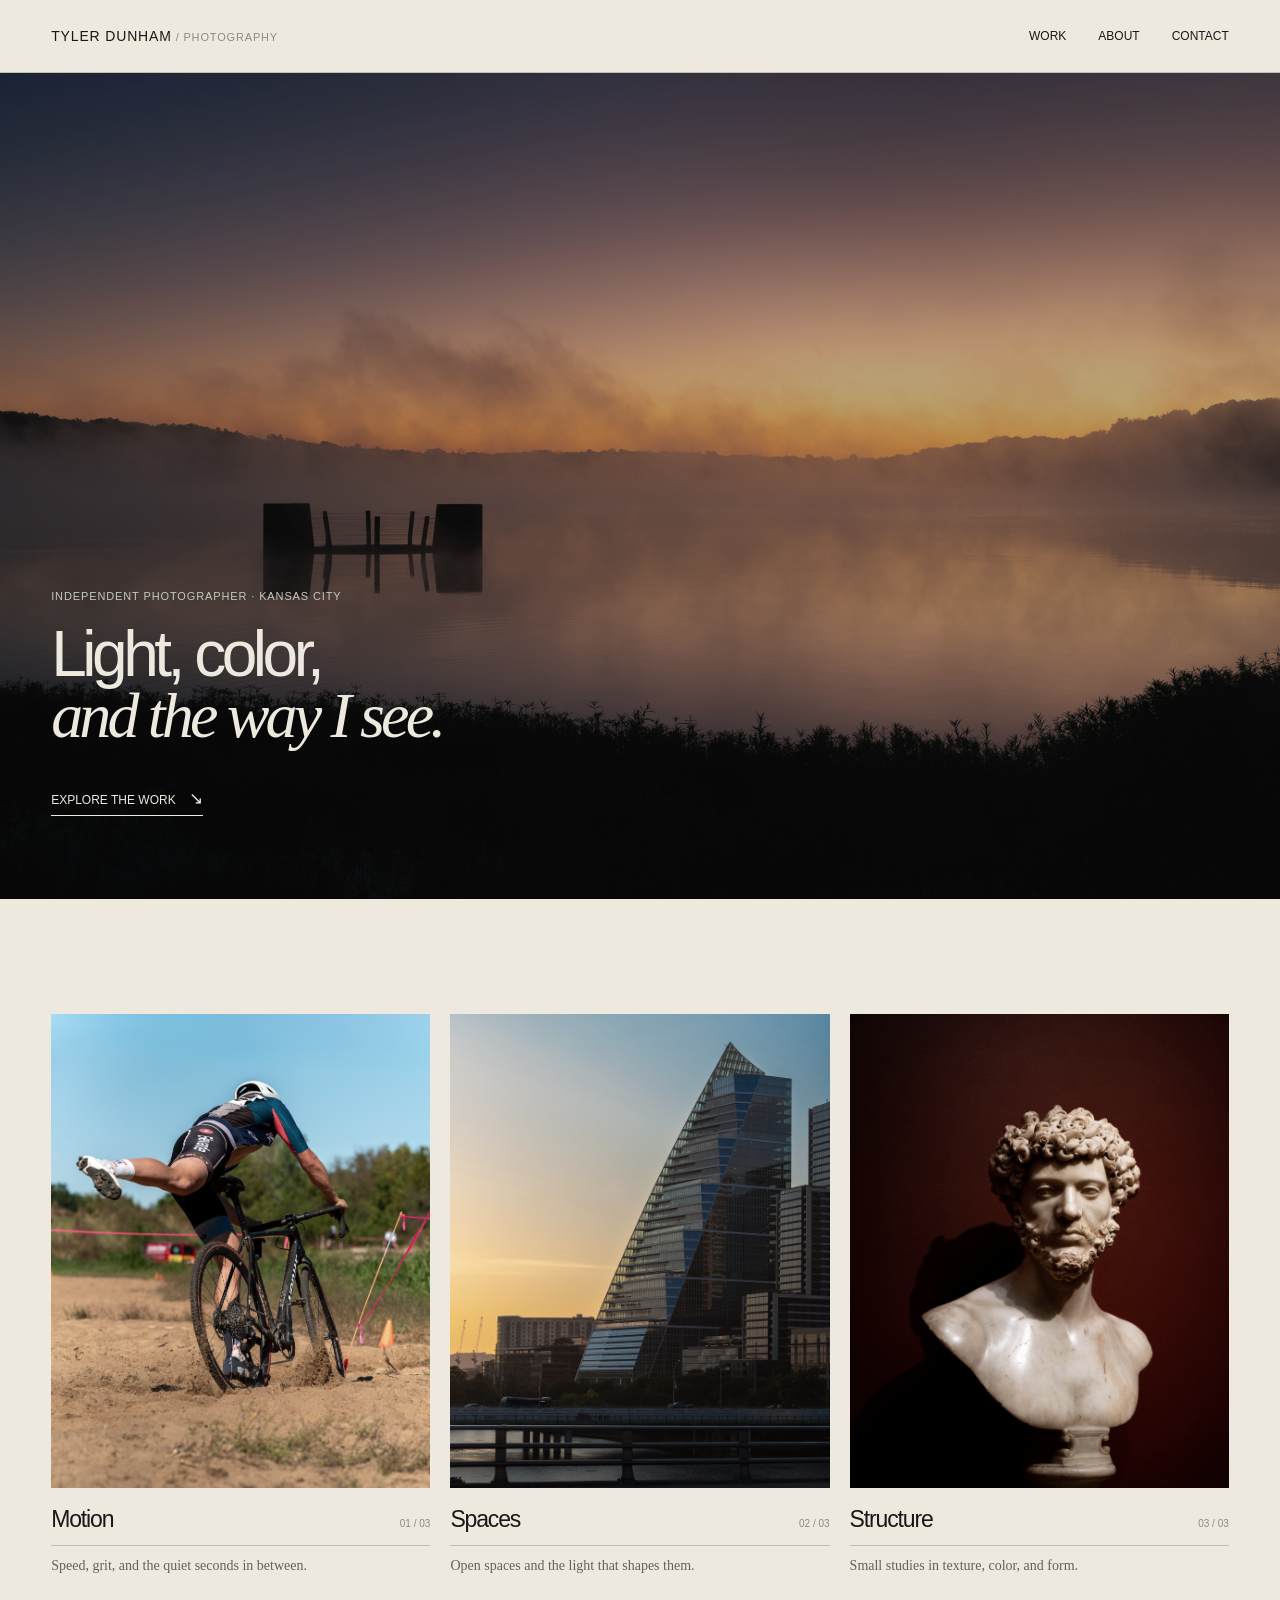
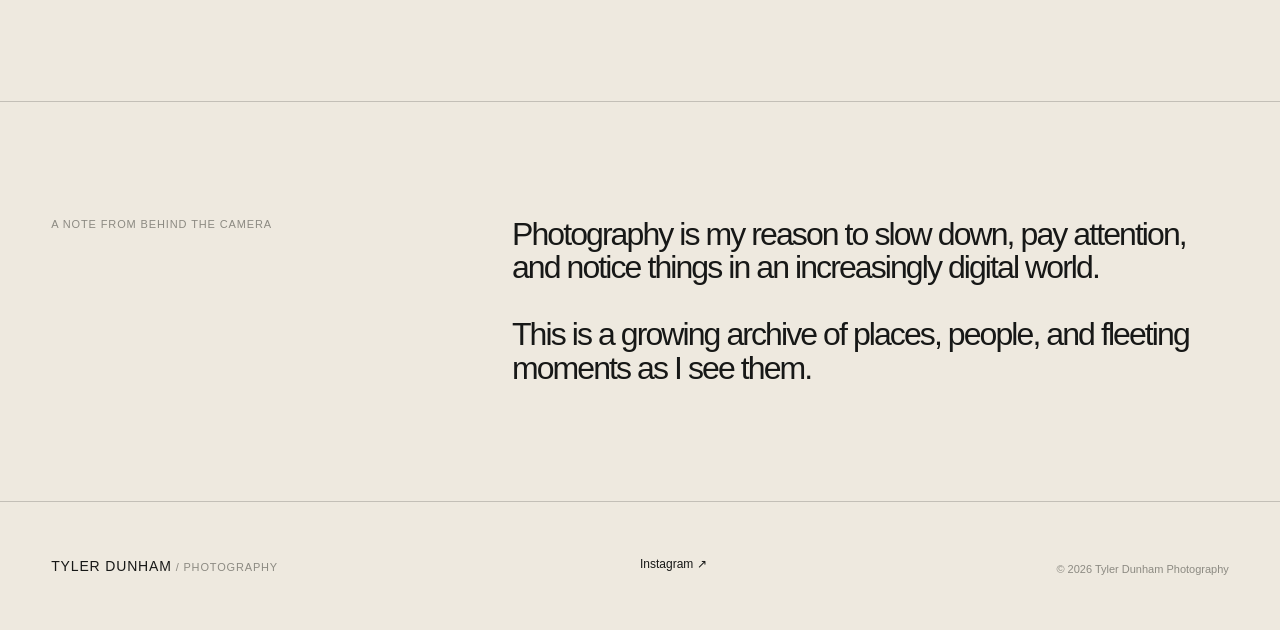
<file: index.html>
<!doctype html>
<html lang="en">
  <head>
    <meta charset="utf-8">
    <meta name="viewport" content="width=device-width, initial-scale=1">
    <meta name="description" content="A curated photography portfolio of bike races, landscapes, and fine art.">
    <title>Tyler Dunham - Photography</title>
    <link rel="stylesheet" href="css/style.css">
  </head>
  <body>
    <header class="site-header">
      <a class="wordmark" href="index.html">TYLER DUNHAM<span> / PHOTOGRAPHY</span>
    </a>
    <button class="menu-toggle" aria-expanded="false" aria-controls="site-nav">Menu</button>
    <nav id="site-nav" class="site-nav">
      <a href="#work">Work</a>
      <a href="#about">About</a>
      <a href="#contact">Contact</a>
    </nav>
  </header>
  <main>
    <section class="hero">
      <div class="hero-image image-hero" role="img" aria-label="Foggy morning of a sunrise over a lake.">
      </div>
      <div class="hero-copy">
        <p class="eyebrow">Independent photographer · Kansas City</p>
        <h1>Light, color,<br>
          <em>and the way I see.</em>
        </h1>
        <a class="text-link" href="#work">Explore the work <span>↘</span>
      </a>
    </div>
   <!--  <p class="hero-index">01 — 04</p> -->
  </section>
  <section id="work" class="work section-shell">
   <!-- <div class="section-intro">
      <p class="eyebrow">Selected work</p>
      <p class="section-note">Three ways of looking at the world.</p>
    </div> -->
    <div class="category-grid">
      <a class="category-card" href="motion/index.html">
        <div class="category-image image-bike" role="img" aria-label="Cyclist dismounting in sand.">
        </div>
        <div class="card-meta">
          <h2>Motion</h2>
          <span>01 / 03</span>
        </div>
        <p>Speed, grit, and the quiet seconds in between.</p>
      </a>
      <a class="category-card" href="spaces/index.html">
        <div class="category-image image-landscape" role="img" aria-label="Camper in a grass field beneath a bare tree.">
        </div>
        <div class="card-meta">
          <h2>Spaces</h2>
          <span>02 / 03</span>
        </div>
        <p>Open spaces and the light that shapes them.</p>
      </a>
      <a class="category-card" href="structure/index.html">
        <div class="category-image image-art" role="img" aria-label="Portrait of a statue with a red background.">
        </div>
        <div class="card-meta">
          <h2>Structure</h2>
          <span>03 / 03</span>
        </div>
        <p>Small studies in texture, color, and form.</p>
      </a>
    </div>
  </section>
  <section id="about" class="statement section-shell">
    <p class="eyebrow">A note from behind the camera</p>
    <p class="statement-copy">Photography is my reason to slow down, pay attention, and notice things in an increasingly digital world.<br><br>This is a growing archive of places, people, and fleeting moments as I see them.</p>
  </section>
</main>
<footer id="contact" class="site-footer section-shell">
  <div>
    <a class="wordmark" href="index.html">TYLER DUNHAM<span> / PHOTOGRAPHY</span>
  </a>
  <!-- <p class="footer-caption">A personal photography portfolio.</p> -->
</div>
<div class="footer-links">
  <!-- <a href="mailto:placeholder@gmail.com">Get in touch ↗</a> -->
  <a href="https://instagram.com/tylerpdunham">Instagram ↗</a>
</div>
<p class="copyright">© 2026 Tyler Dunham Photography</p>
</footer>
<script src="js/main.js">
</script>
</body>
</html>
</file>
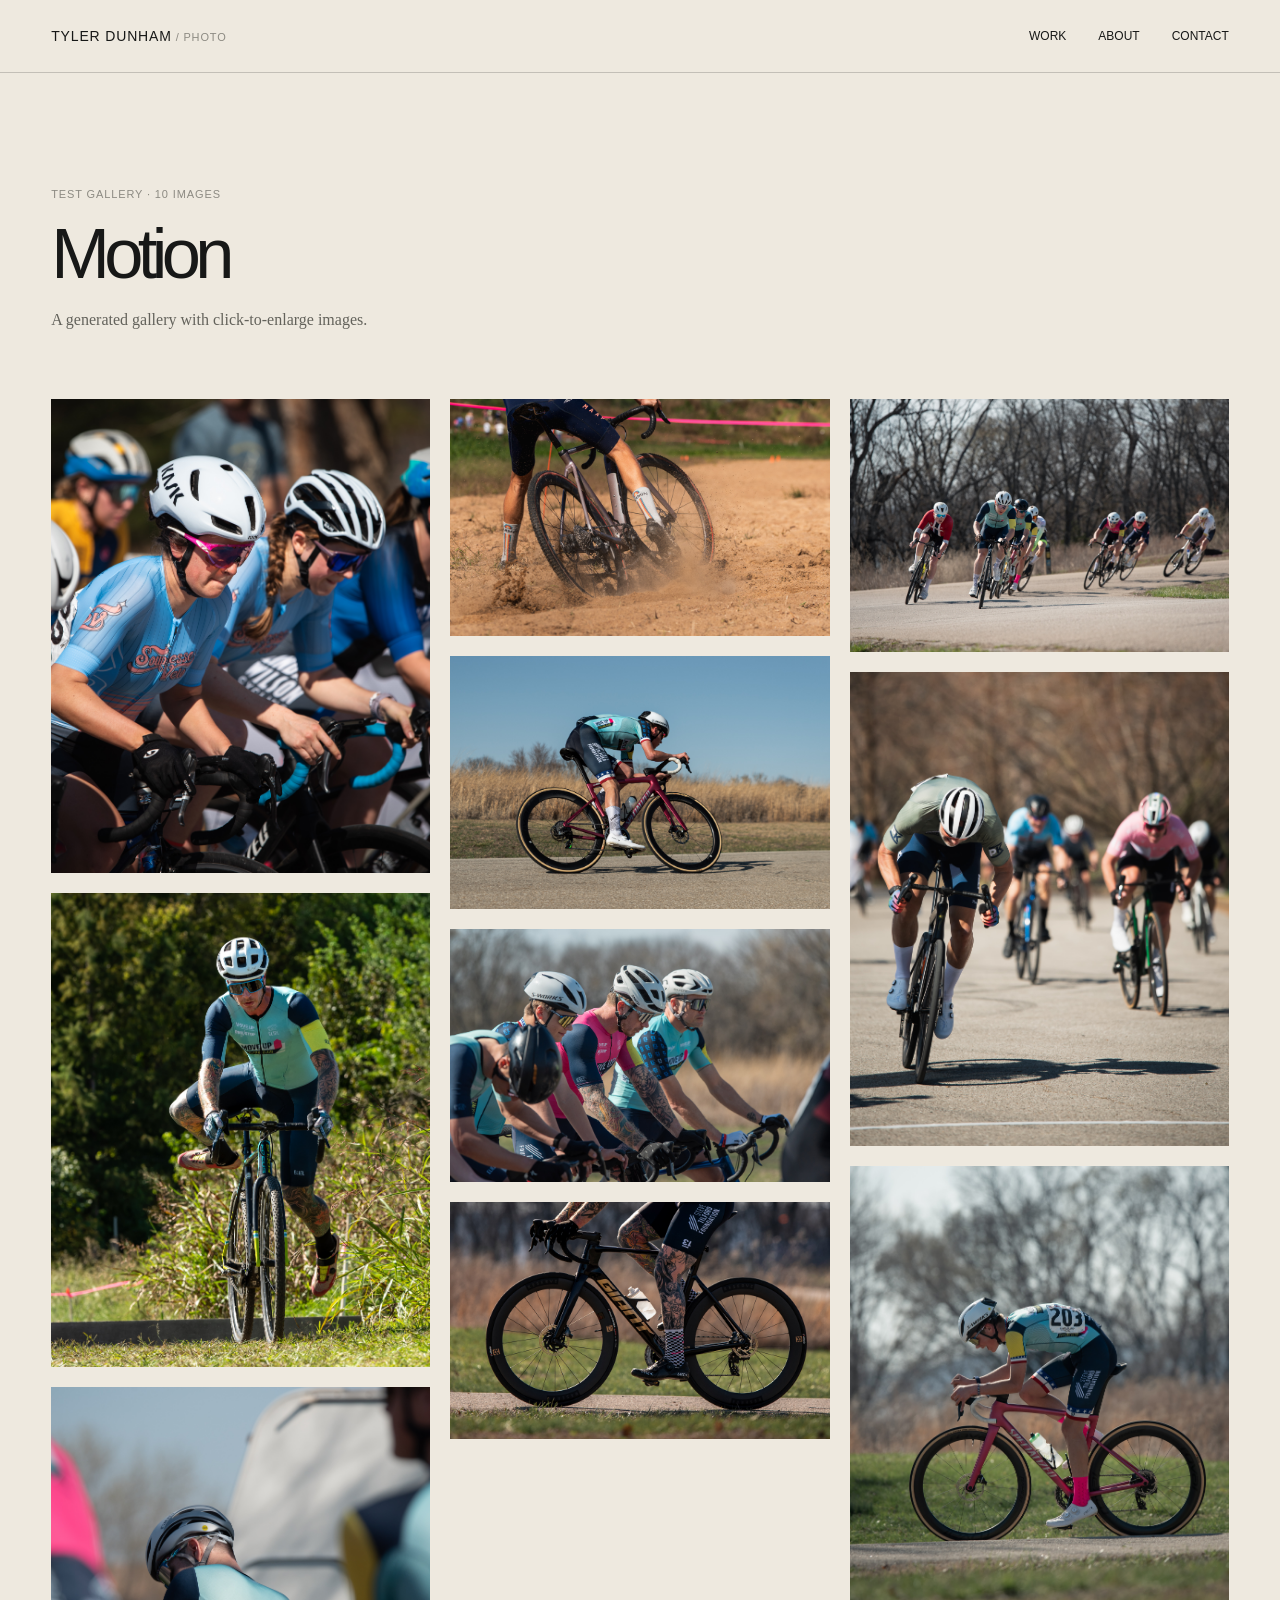
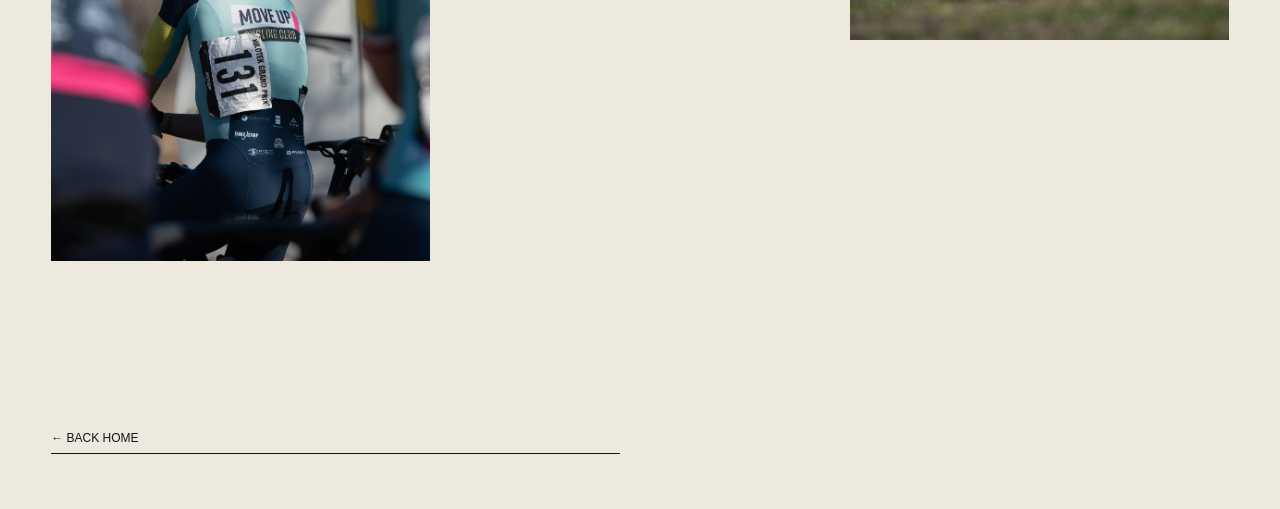
<file: motion-test/index.html>
<!doctype html>
<html lang="en">
  <head>
    <meta charset="utf-8">
    <meta name="viewport" content="width=device-width, initial-scale=1">
    <title>Motion Test — Tyler Dunham</title>
    <link rel="stylesheet" href="../css/style.css">
  </head>
  <body>
    <header class="site-header">
      <a class="wordmark" href="../index.html">
        TYLER DUNHAM<span> / PHOTO</span>
      </a>
      <nav class="site-nav" style="display:flex">
        <a href="../index.html#work">Work</a>
        <a href="../index.html#about">About</a>
        <a href="../index.html#contact">Contact</a>
      </nav>
    </header>

    <main class="section-shell">
      <div class="gallery-frame">
        <div class="gallery-header">
          <p class="eyebrow">Test gallery · 10 images</p>
          <h1 class="gallery-title">Motion</h1>
          <p class="gallery-lede">A generated gallery with click-to-enlarge images.</p>
        </div>
        <div id="test-gallery" class="gallery-grid modular-gallery" aria-live="polite"></div>
      </div>
    </main>

    <footer class="site-footer section-shell">
      <a class="text-link" href="../index.html">← Back home</a>
    </footer>

    <div class="lightbox" hidden>
      <button class="lightbox-close" type="button" aria-label="Close image">×</button>
      <button class="lightbox-prev" type="button" aria-label="Previous image">←</button>
      <img class="lightbox-image" alt="">
      <button class="lightbox-next" type="button" aria-label="Next image">→</button>
      <p class="lightbox-count"></p>
    </div>

    <script src="../js/gallery-test.js"></script>
  </body>
</html>
</file>
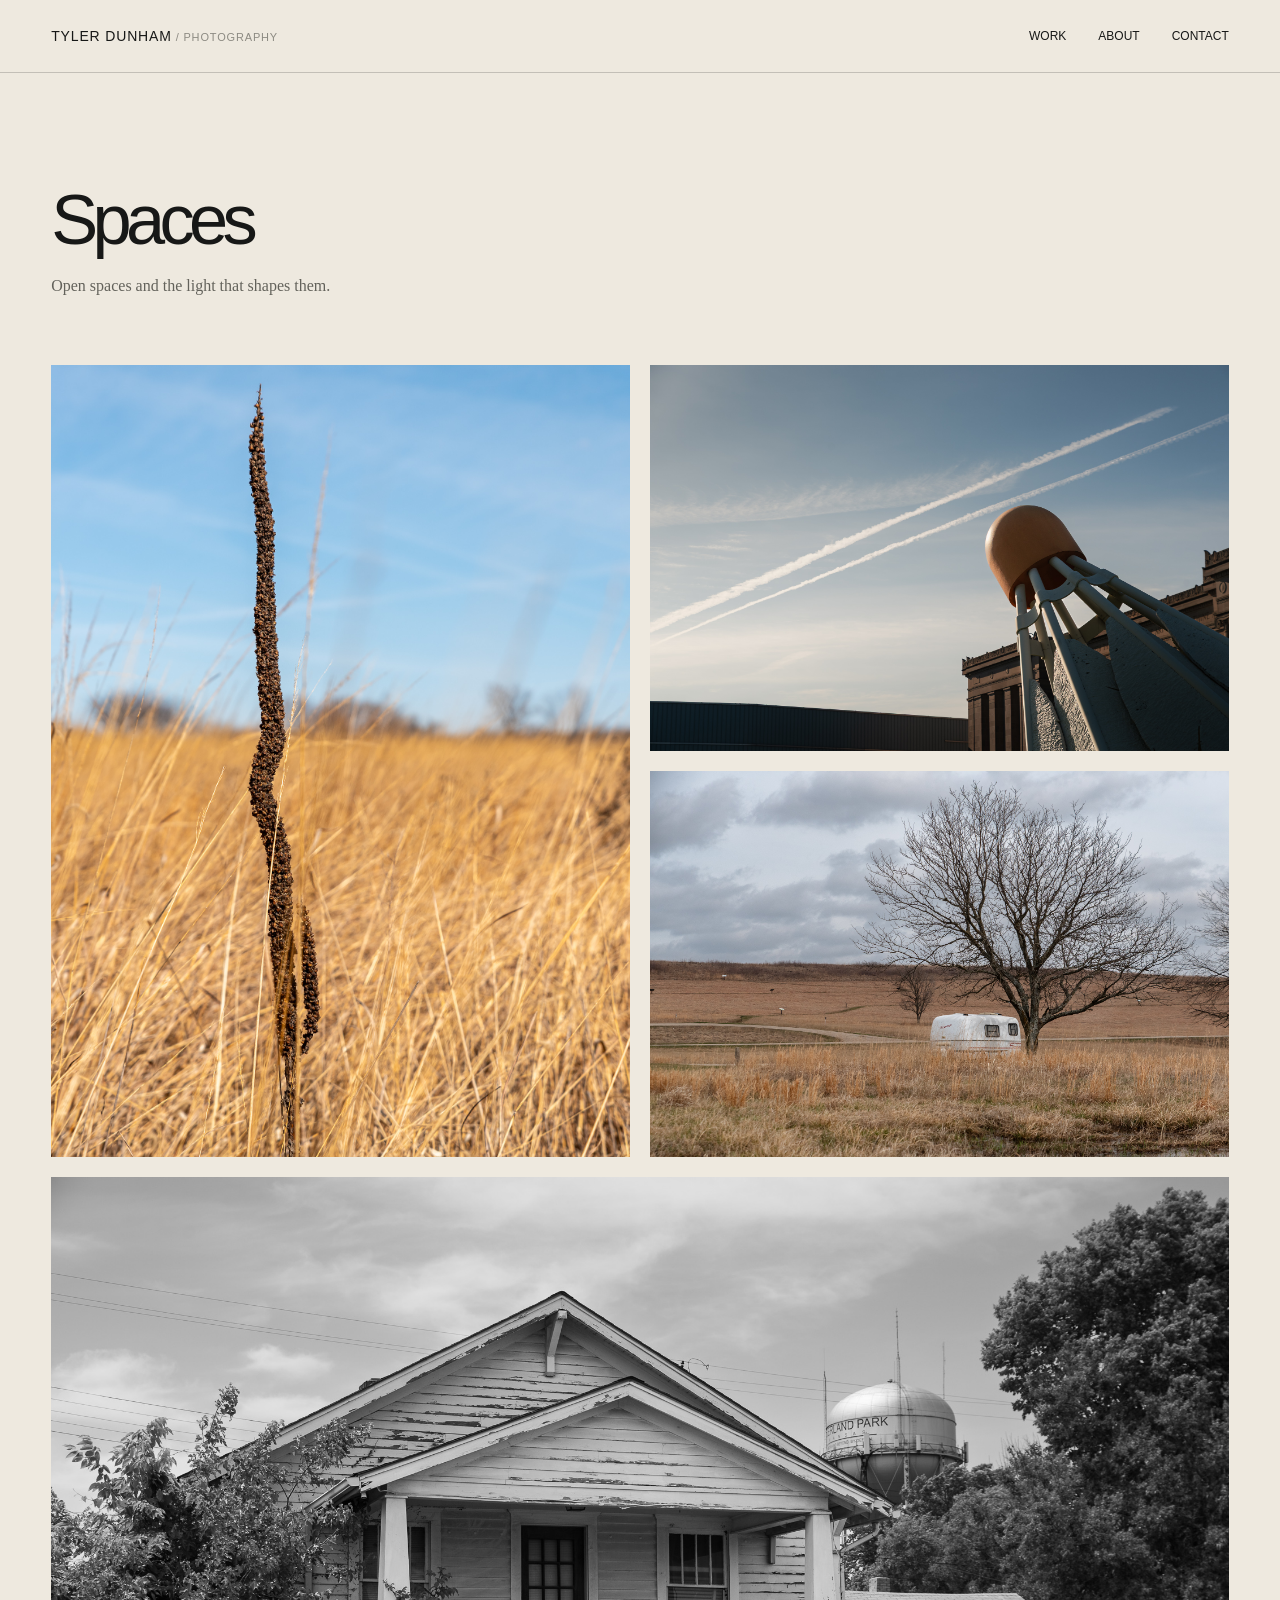
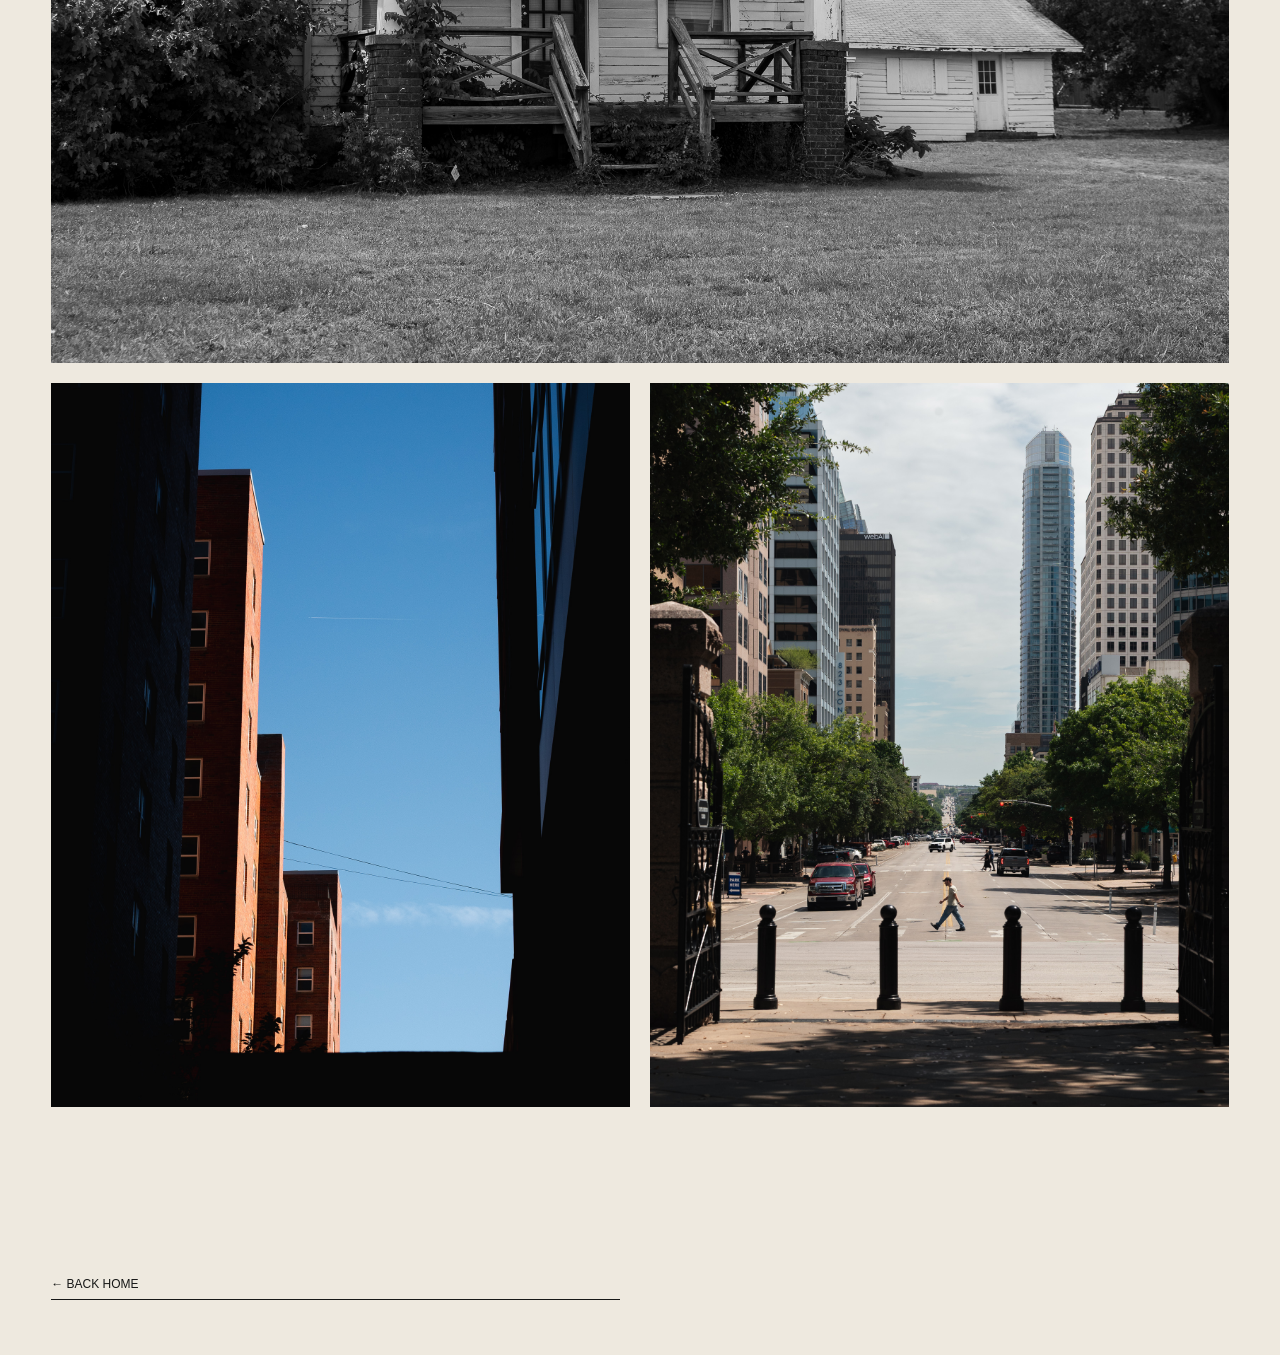
<file: spaces/index.html>
<!doctype html>
<html lang="en">
  <head>
    <meta charset="utf-8">
    <meta name="viewport" content="width=device-width, initial-scale=1">
    <title>Tyler Dunham - Spaces</title>
    <link rel="stylesheet" href="../css/style.css">
  </head>
  <body>
    <header class="site-header">
      <a class="wordmark" href="../index.html">
        TYLER DUNHAM<span> / PHOTOGRAPHY</span>
      </a>
      <nav class="site-nav" style="display:flex">
      <a href="../index.html#work">Work</a>
      <a href="../index.html#about">About</a>
      <a href="../index.html#contact">Contact</a>
    </nav>
  </header>
  <main class="section-shell">
      <div class="gallery-frame">
        <div class="gallery-header">
          <h1 class="gallery-title">Spaces</h1>
          <p class="gallery-lede">Open spaces and the light that shapes them.</p>
        </div>
        <div class="gallery-grid feature-layout">
          <figure>
            <img src="images/space-01.jpg" alt="Cyclist on a road">
          </figure>
          <figure>
            <img src="images/space-02.jpg" alt="Bicycle detail">
          </figure>
          <figure>
            <img src="images/space-03.jpg" alt="Cyclists racing together">
          </figure>
        </div>
        <div class="gallery-grid">
          <figure class="wide">
            <img src="images/space-04.jpg" alt="Cyclist during a race">
          </figure>
          <figure>
            <img src="images/space-05.jpg" alt="Bike race detail">
          </figure>
          <figure>
            <img src="images/space-06.jpg" alt="Bike race detail">
          </figure>
        </div>
      </div>
  </main>
  <footer class="site-footer section-shell">
    <a class="text-link" href="../index.html">← Back home</a>
  </footer>
</body>
</html>
</file>
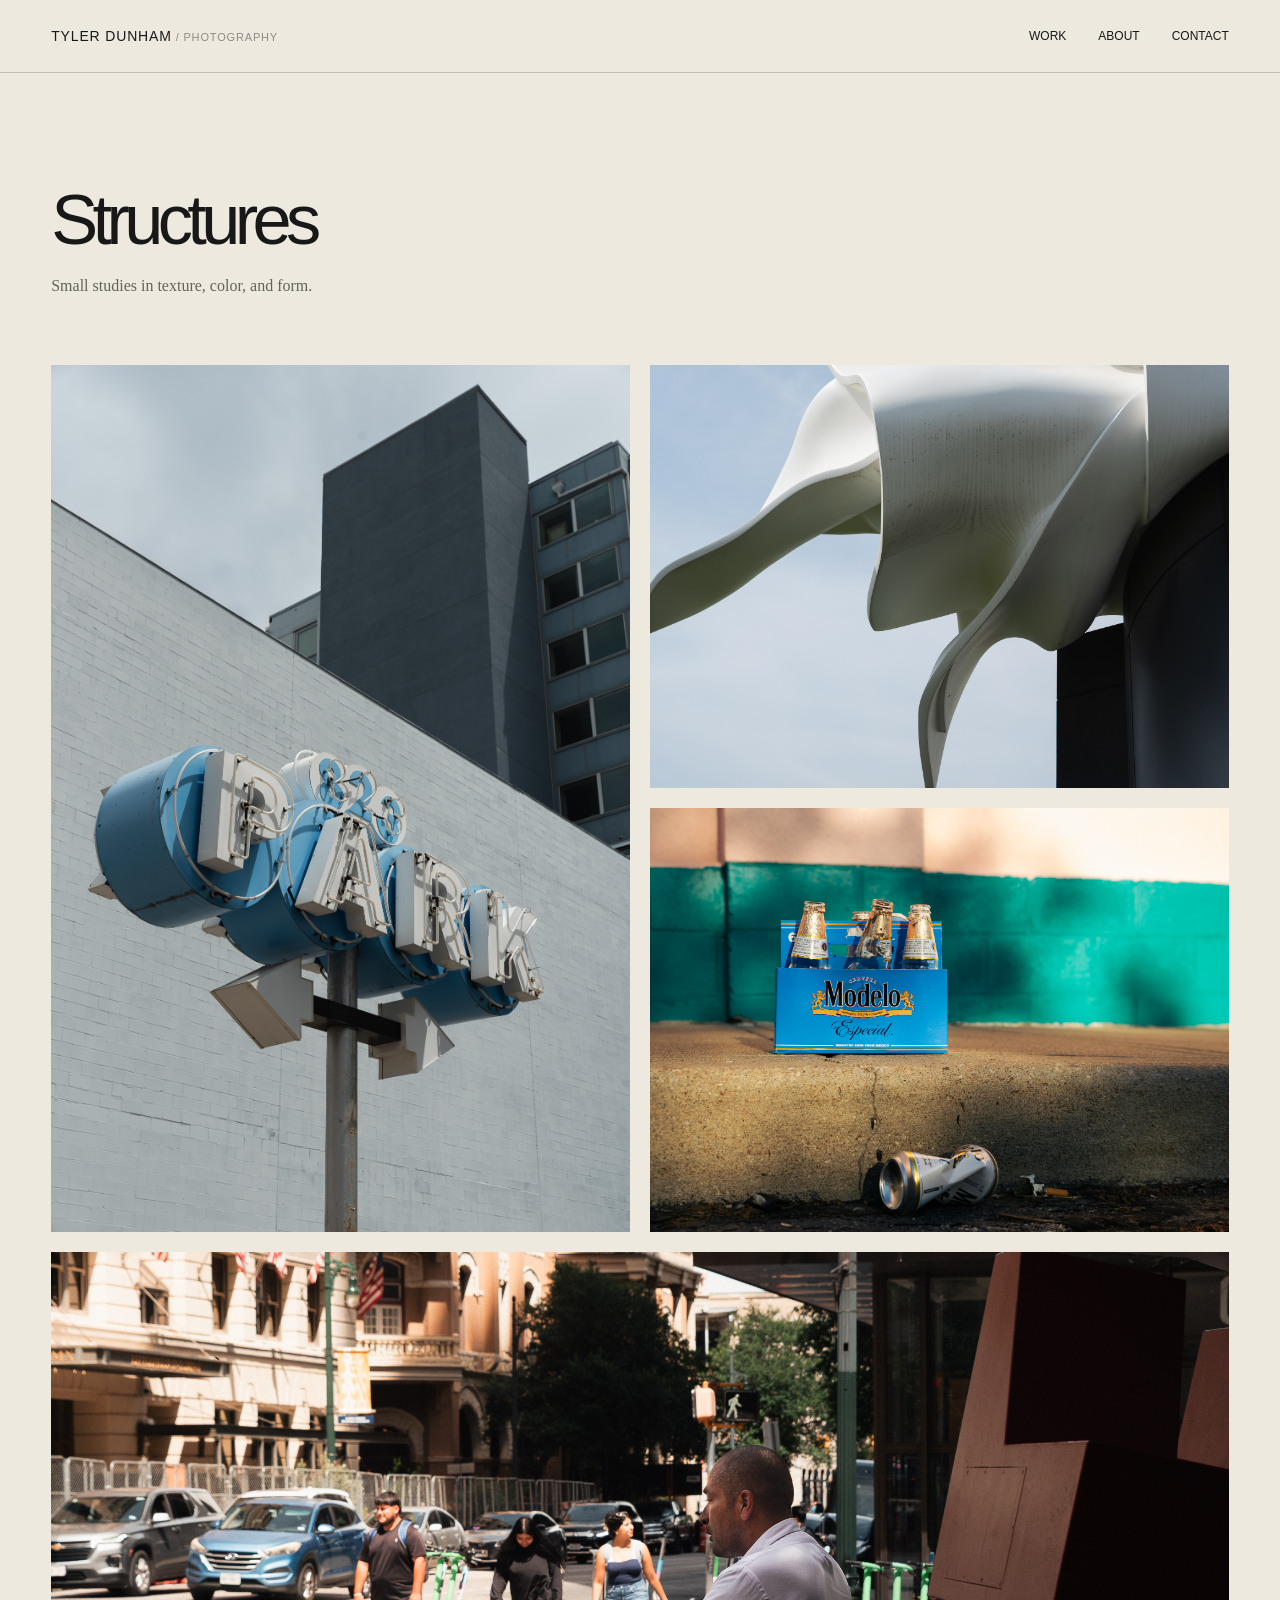
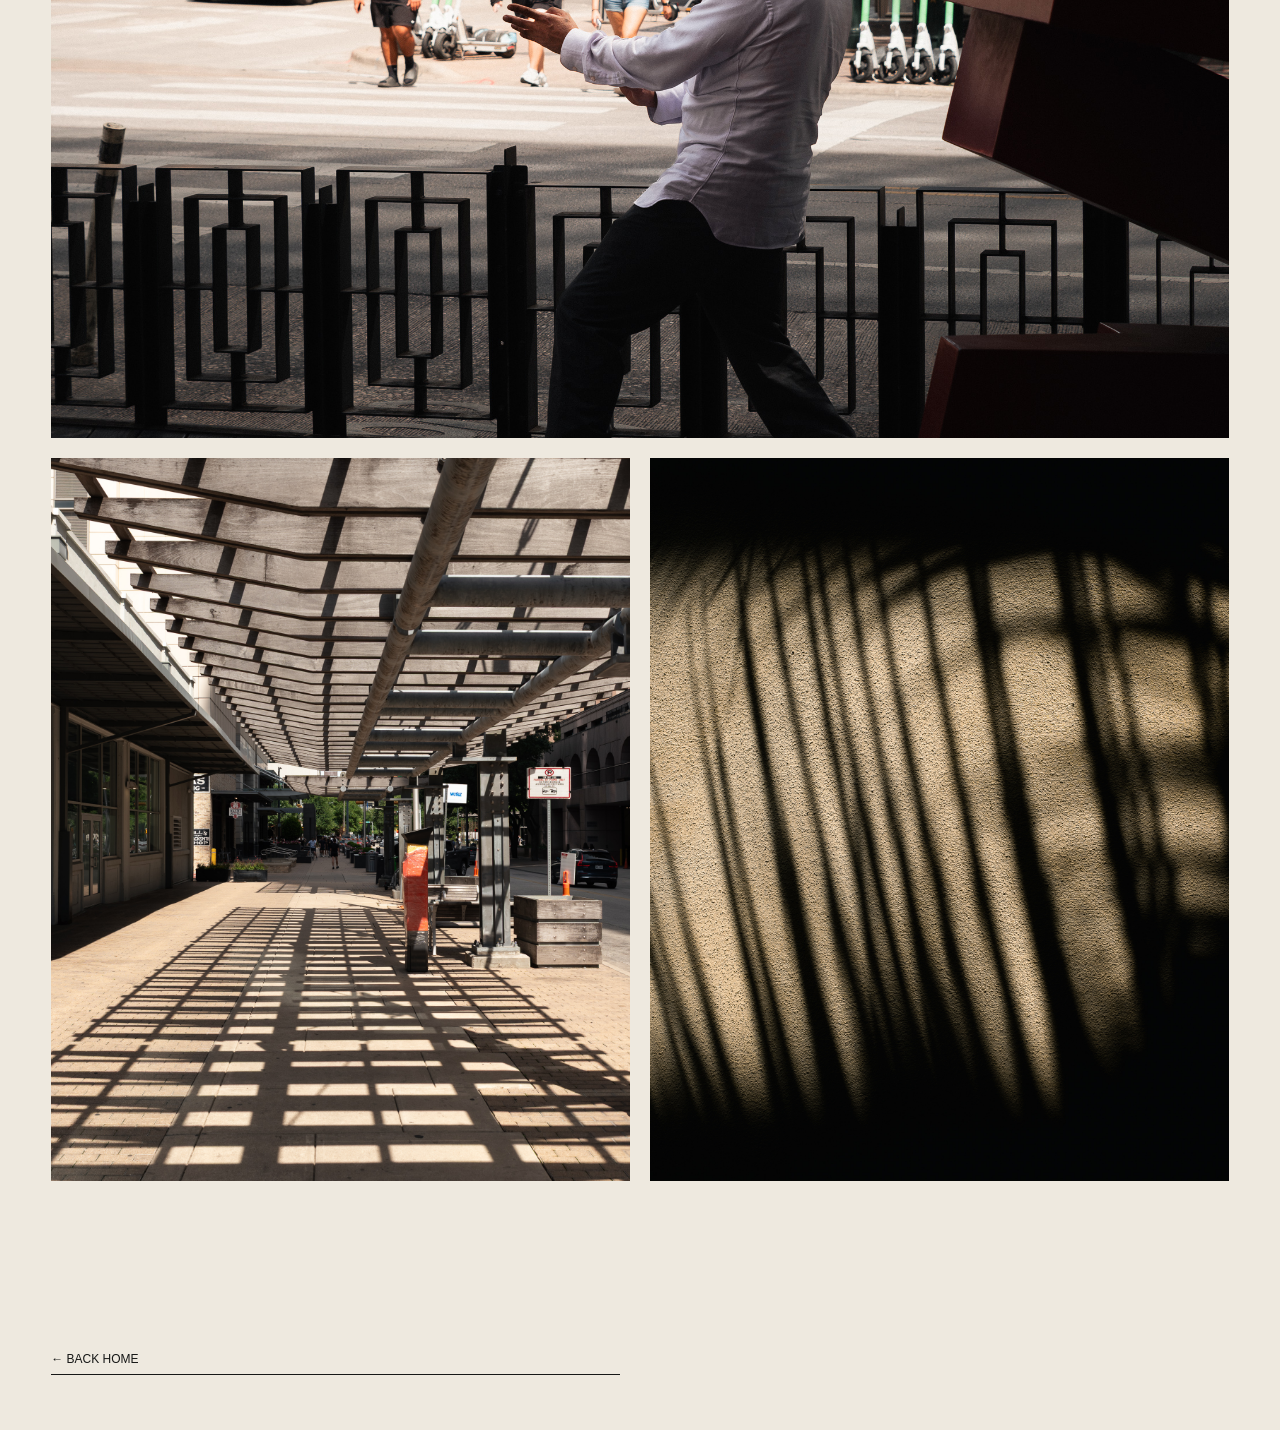
<file: structure/index.html>
<!doctype html>
<html lang="en">
  <head>
    <meta charset="utf-8">
    <meta name="viewport" content="width=device-width, initial-scale=1">
    <title>Tyler Dunham - Structure</title>
    <link rel="stylesheet" href="../css/style.css">
  </head>
  <body>
    <header class="site-header">
      <a class="wordmark" href="../index.html">
        TYLER DUNHAM<span> / PHOTOGRAPHY</span>
      </a>
      <nav class="site-nav" style="display:flex">
      <a href="../index.html#work">Work</a>
      <a href="../index.html#about">About</a>
      <a href="../index.html#contact">Contact</a>
    </nav>
  </header>
  <main class="section-shell">
      <div class="gallery-frame">
        <div class="gallery-header">
          <h1 class="gallery-title">Structures</h1>
          <p class="gallery-lede">Small studies in texture, color, and form.</p>
        </div>
        <div class="gallery-grid feature-layout">
          <figure>
            <img src="images/structure-01.jpg" alt="Cyclist on a road">
          </figure>
          <figure>
            <img src="images/structure-02.jpg" alt="Bicycle detail">
          </figure>
          <figure>
            <img src="images/structure-03.jpg" alt="Cyclists racing together">
          </figure>
        </div>
        <div class="gallery-grid">
          <figure class="wide">
            <img src="images/structure-04.jpg" alt="Cyclist during a race">
          </figure>
          <figure>
            <img src="images/structure-05.jpg" alt="Bike race detail">
          </figure>
          <figure>
            <img src="images/structure-06.jpg" alt="Bike race detail">
          </figure>
        </div>
      </div>
  </main>
  <footer class="site-footer section-shell">
    <a class="text-link" href="../index.html">← Back home</a>
  </footer>
</body>
</html>
</file>
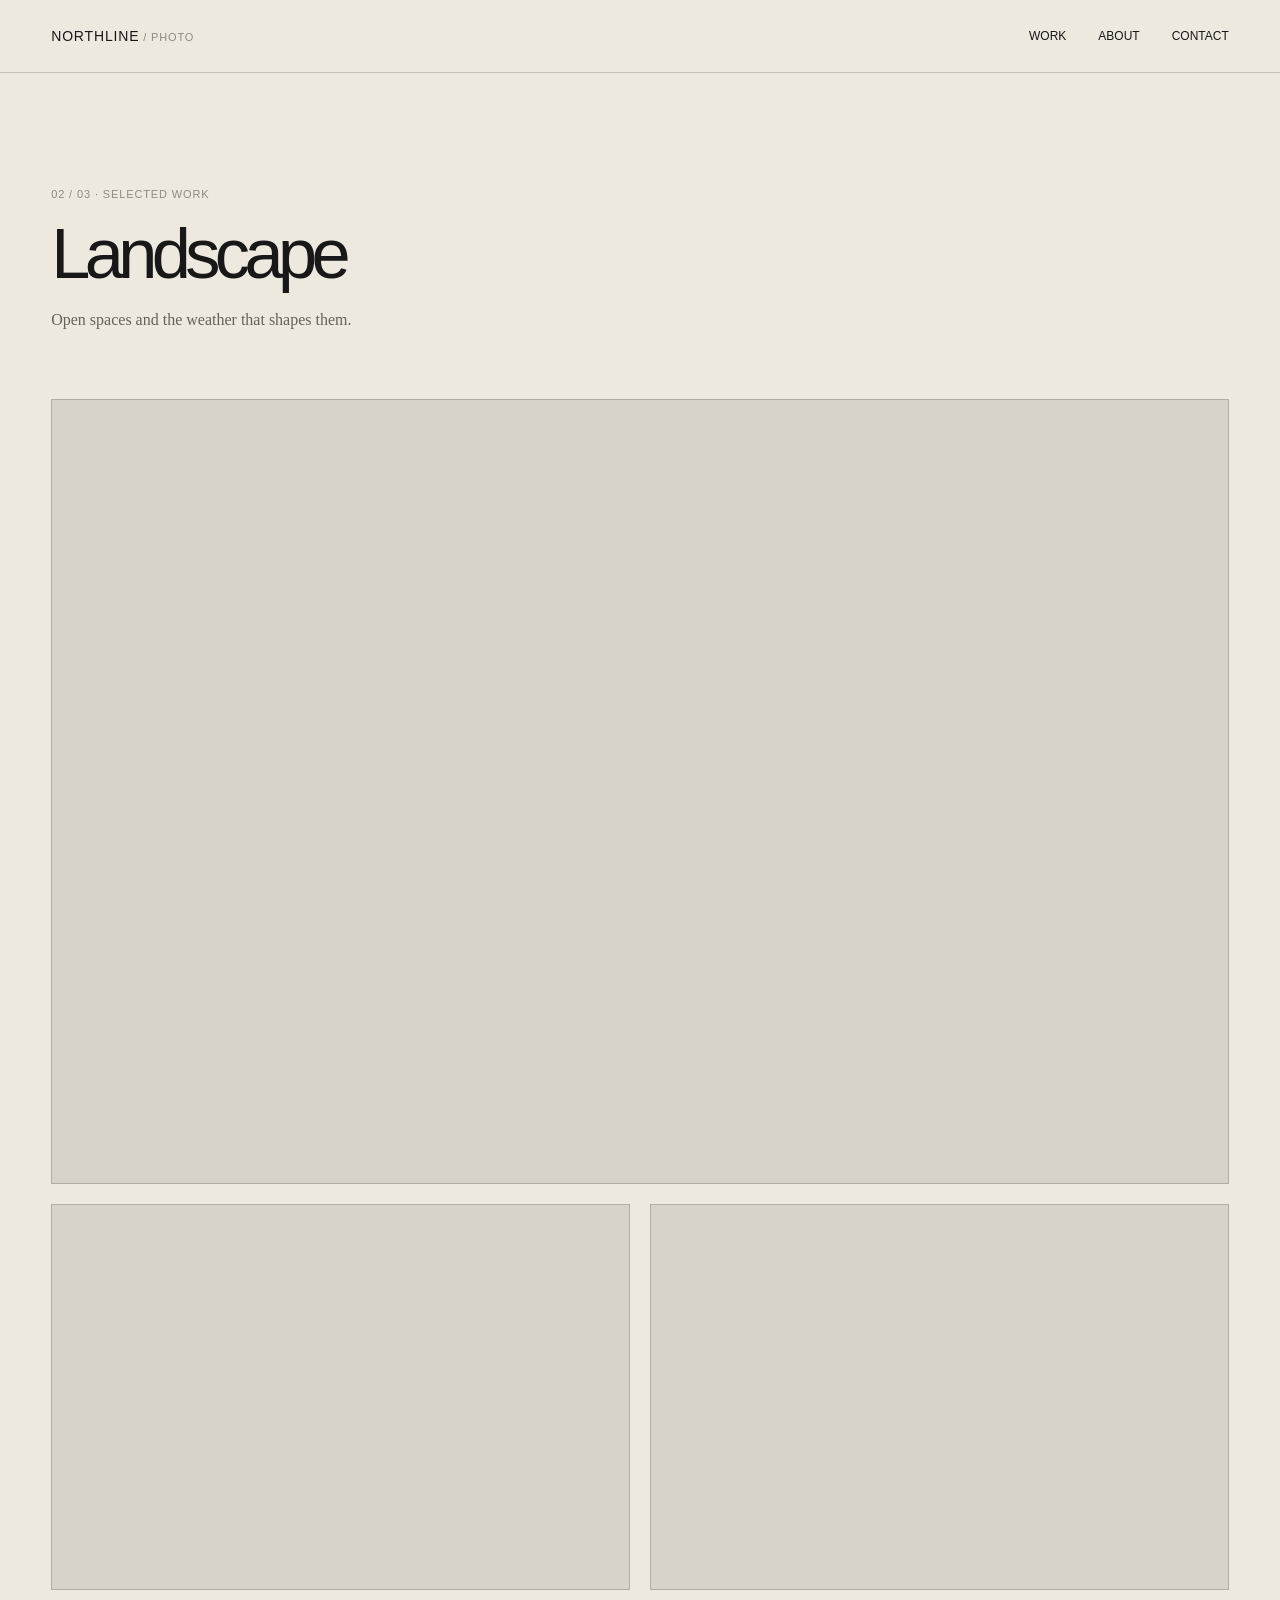
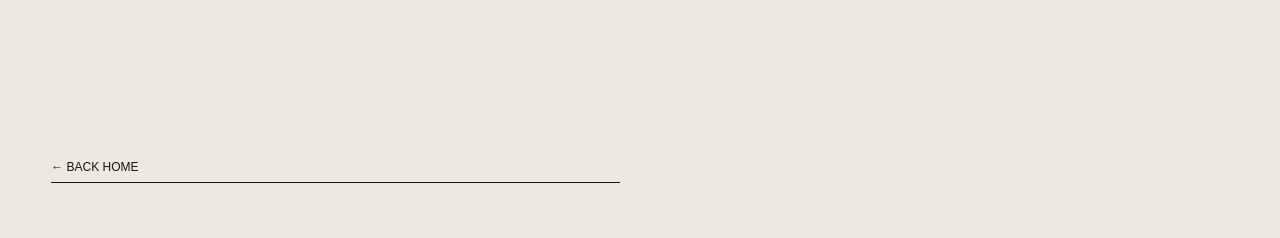
<file: spaces/index_2026.10.07_11.08.40.html>
<!doctype html>
<html lang="en">
  <head>
    <meta charset="utf-8">
    <meta name="viewport" content="width=device-width, initial-scale=1">
    <title>Landscape — Northline</title>
    <link rel="stylesheet" href="../css/style.css">
  </head>
  <body>
    <header class="site-header">
      <a class="wordmark" href="../">NORTHLINE<span> / PHOTO</span>
    </a>
    <nav class="site-nav" style="display:flex">
      <a href="../#work">Work</a>
      <a href="../#about">About</a>
      <a href="../#contact">Contact</a>
    </nav>
  </header>
  <main class="section-shell">
    <p class="eyebrow">02 / 03 · Selected work</p>
    <h1 class="gallery-title">Landscape</h1>
    <p class="gallery-lede">Open spaces and the weather that shapes them.</p>
    <div class="gallery-grid">
      <figure class="wide">
        <div class="gallery-placeholder" role="img" aria-label="Misty mountain valley"></div>
      </figure>
      <figure>
        <div class="gallery-placeholder" role="img" aria-label="Mountain reflected in a lake"></div>
      </figure>
      <figure>
        <div class="gallery-placeholder" role="img" aria-label="Desert landscape"></div>
      </figure>
    </div>
  </main>
  <footer class="site-footer section-shell">
    <a class="text-link" href="../">← Back home</a>
  </footer>
</body>
</html>
</file>
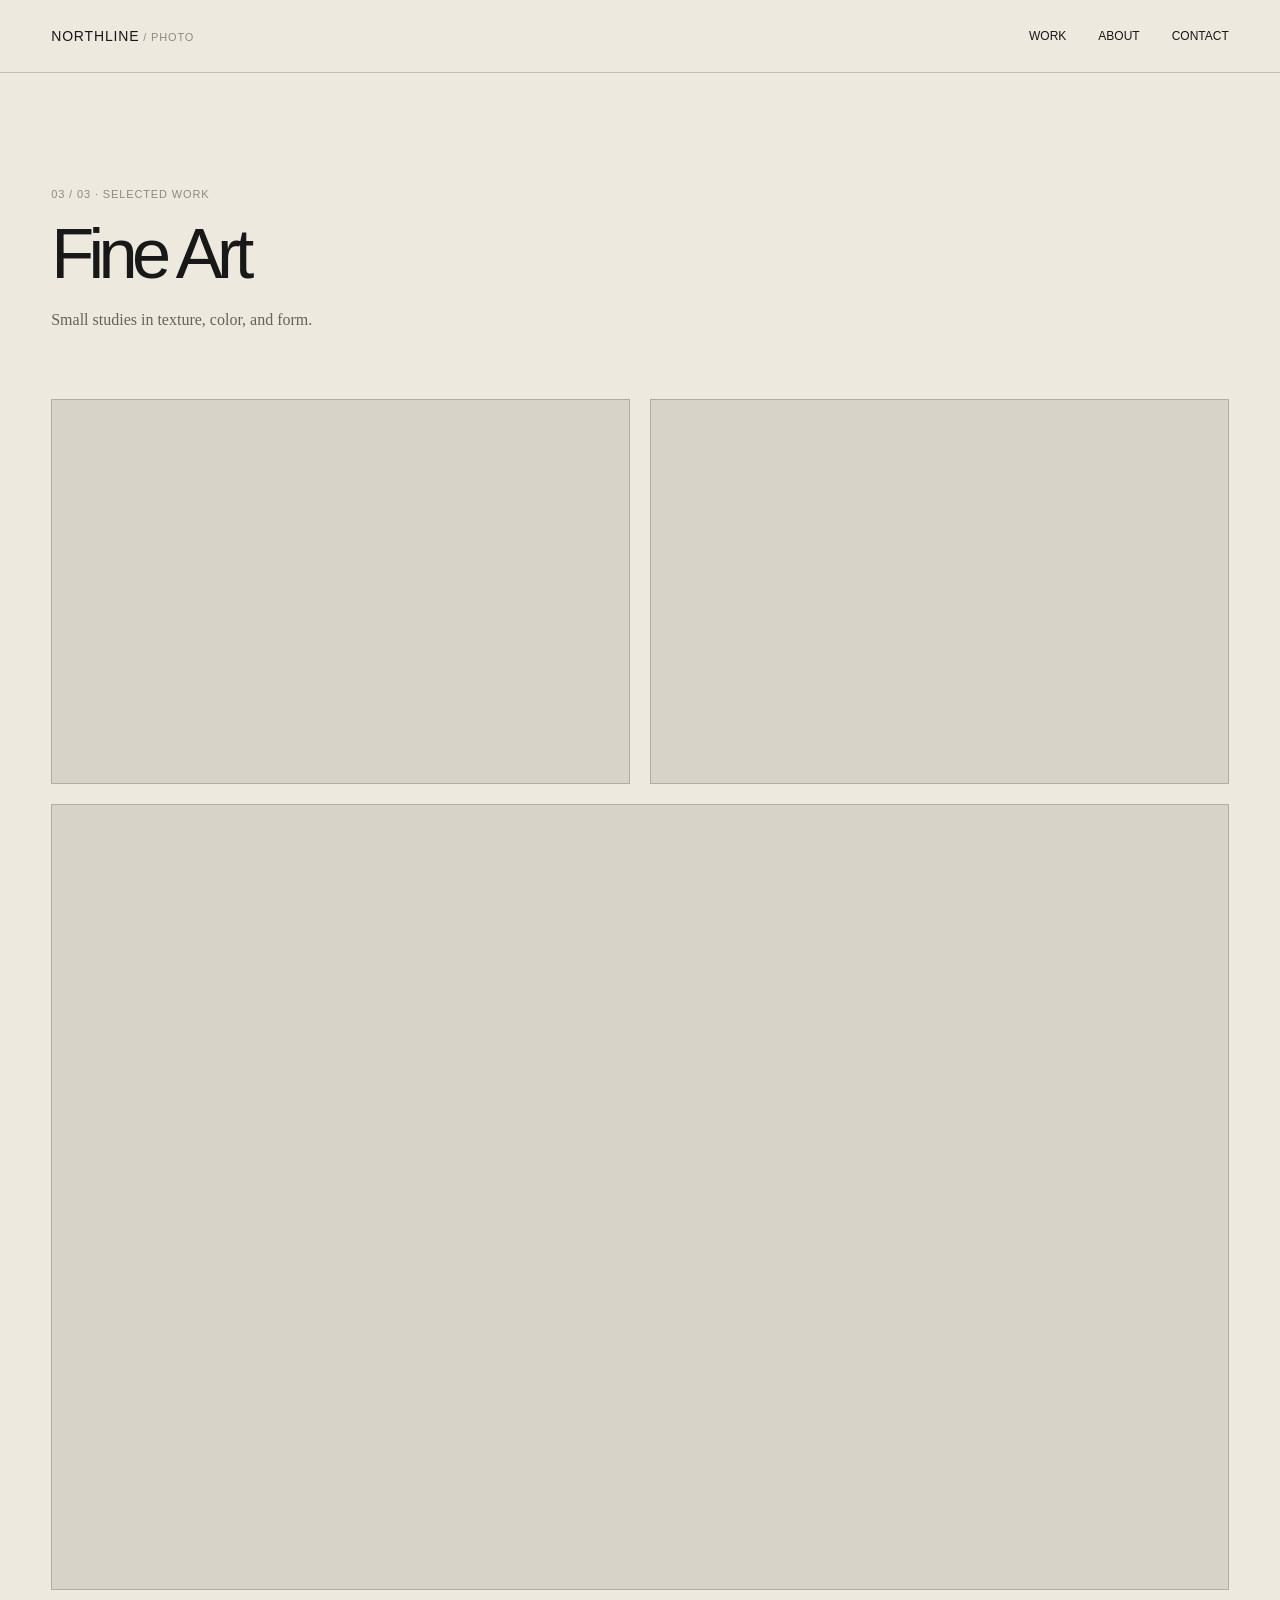
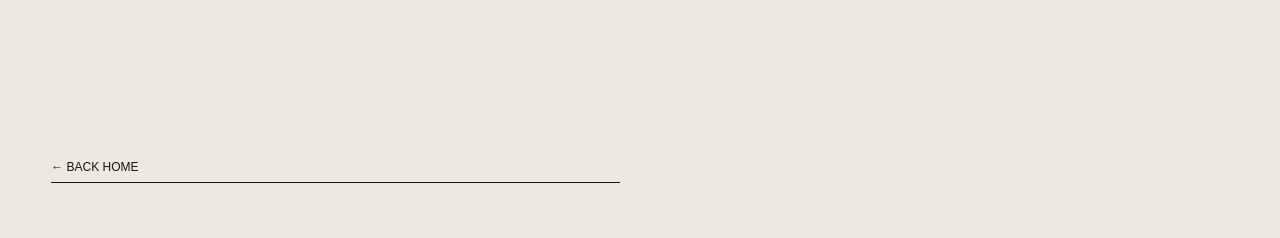
<file: structure/index_2026.10.07_11.08.30.html>
<!doctype html>
<html lang="en">
  <head>
    <meta charset="utf-8">
    <meta name="viewport" content="width=device-width, initial-scale=1">
    <title>Fine Art — Northline</title>
    <link rel="stylesheet" href="../css/style.css">
  </head>
  <body>
    <header class="site-header">
      <a class="wordmark" href="../">NORTHLINE<span> / PHOTO</span>
    </a>
    <nav class="site-nav" style="display:flex">
      <a href="../#work">Work</a>
      <a href="../#about">About</a>
      <a href="../#contact">Contact</a>
    </nav>
  </header>
  <main class="section-shell">
    <p class="eyebrow">03 / 03 · Selected work</p>
    <h1 class="gallery-title">Fine Art</h1>
    <p class="gallery-lede">Small studies in texture, color, and form.</p>
    <div class="gallery-grid">
      <figure>
        <div class="gallery-placeholder" role="img" aria-label="Abstract colorful artwork"></div>
      </figure>
      <figure>
        <div class="gallery-placeholder" role="img" aria-label="Abstract light and shadow"></div>
      </figure>
      <figure class="wide">
        <div class="gallery-placeholder" role="img" aria-label="Abstract painting in warm tones"></div>
      </figure>
    </div>
  </main>
  <footer class="site-footer section-shell">
    <a class="text-link" href="../">← Back home</a>
  </footer>
</body>
</html>
</file>
<file: css/style.css>
:root {
  --ink:#171817;
  --paper:#eee9df;
  --muted:#8c8a82;
  --line:rgba(23,24,23,.2)
}
* {
  box-sizing:border-box
}
html {
  scroll-behavior:smooth
}
body {
  margin:0;
  background:var(--paper);
  color:var(--ink);
  font-family:Arial,sans-serif
}
a {
  color:inherit;
  text-decoration:none
}
.site-header {
  display:flex;
  align-items:center;
  justify-content:space-between;
  padding:28px 4vw;
  border-bottom:1px solid var(--line);
  position:relative;
  z-index:2
}
.wordmark {
  font:500 14px Arial,Helvetica,sans-serif;
  letter-spacing:.06em
}
.wordmark span {
  color:var(--muted);
  font-size:11px
}
.site-nav {
  display:flex;
  gap:32px;
  font:400 12px Arial,Helvetica,sans-serif;
  text-transform:uppercase
}
.site-nav a:hover,.footer-links a:hover,.text-link:hover {
  color:#6d7850
}
.menu-toggle {
  display:none;
  background:none;
  border:0;
  font:400 12px Arial,Helvetica,sans-serif;
  text-transform:uppercase
}
.hero {
  min-height:calc(100vh - 74px);
  position:relative;
  display:grid;
  align-items:end;
  padding:5vw 4vw 7vw;
  overflow:hidden;
  background:var(--ink);
  color:var(--paper)
}
.hero-image {
  position:absolute;
  inset:0;
  background-size:cover;
  background-position:center;
  opacity:.7
}
.image-hero {
  background-color: #252927;
  background-image: url("../images/hero.jpg");
  background-size: cover;
  background-position: center;
}
.hero-copy {
  position:relative;
  max-width:720px
}
.eyebrow {
  font:400 11px Arial,Helvetica,sans-serif;
  text-transform:uppercase;
  letter-spacing:.08em;
  color:var(--muted);
  margin:0 0 22px
}
.hero .eyebrow {
  color:#c6c9bd
}
.hero h1 {
  font-size:clamp(36px,5vw,64px);
  line-height:.95;
  letter-spacing:-.07em;
  font-weight:500;
  margin:0 0 42px
}
.hero h1 em {
  font-family:Georgia,serif;
  font-weight:400;
  letter-spacing:-.06em
}
.text-link {
  font:500 12px Arial,Helvetica,sans-serif;
  text-transform:uppercase;
  border-bottom:1px solid currentColor;
  padding-bottom:8px
}
.text-link span {
  font-size:17px;
  margin-left:10px
}
.hero-index {
  position:absolute;
  right:4vw;
  bottom:7vw;
  color:#c6c9bd;
  font:400 11px Arial,Helvetica,sans-serif
}
.section-shell {
  padding:9vw 4vw;
  width:100%;
  max-width:1600px;
  margin-left:auto;
  margin-right:auto
}
.section-intro {
  display:flex;
  justify-content:space-between;
  align-items:flex-start;
  margin-bottom:52px
}
.section-note {
  font:400 16px Georgia,serif;
  line-height:1.2;
  margin:0;
  text-align:right
}
.category-grid {
  display:grid;
  grid-template-columns:repeat(3,1fr);
  gap:20px
}
.category-card {
  display:block
}
.category-image {
  aspect-ratio:4/5;
  background-size:cover;
  background-position:center;
  filter:saturate(.8);
  transition:transform .5s,filter .5s
}
.category-card:hover .category-image {
  transform:scale(.985);
  filter:saturate(1)
}
.image-bike {
  background-color: #252927;
  background-image: url("../images/bike.jpg");
  background-size: cover;
  background-position: center;
}
.image-landscape {
  background-color: #252927;
  background-image: url("../images/landscape.jpg");
  background-size: cover;
  background-position: center;
}
.image-art {
  background-color: #252927;
  background-image: url("../images/art.jpg");
  background-size: cover;
  background-position: center;
}
.card-meta {
  display:flex;
  align-items:baseline;
  justify-content:space-between;
  border-bottom:1px solid var(--line);
  padding:18px 0 12px
}
.card-meta h2 {
  font-size:23px;
  letter-spacing:-.05em;
  font-weight:500;
  margin:0
}
.card-meta span {
  font:400 10px Arial,Helvetica,sans-serif;
  color:var(--muted)
}
.category-card>p {
  font:400 14px Georgia,serif;
  color:#63625b;
  margin:12px 0
}
.statement {
  border-top:1px solid var(--line);
  border-bottom:1px solid var(--line);
  display:grid;
  grid-template-columns:1fr 2fr;
  gap:8vw
}
.statement-copy {
  font-size:clamp(18px,2.5vw,36px);
  line-height:1.05;
  letter-spacing:-.06em;
  margin:0;
  max-width:850px
}
.site-footer {
  display:grid;
  grid-template-columns:2fr 1fr 1fr;
  gap:20px;
  padding-top:55px;
  padding-bottom:55px
}
.footer-caption,.copyright {
  font:400 11px Arial,Helvetica,sans-serif;
  color:var(--muted);
  margin-top:24px
}
.footer-links {
  display:flex;
  flex-direction:column;
  gap:10px;
  font:400 12px Arial,Helvetica,sans-serif
}
.copyright {
  margin:0;
  text-align:right;
  align-self:end
}
.gallery-title {
  font-size: clamp(64px, 5.5vw, 92px);
  line-height:.9;
  letter-spacing:-.08em;
  font-weight:500;
  margin:0 0 25px
}
.gallery-frame {
  width: 100%;
  max-width: 1200px;
  margin: 0 auto;
}

.gallery-header {
 margin-bottom: 70px;
}

.gallery-lede {
  font:400 16px Georgia,serif;
  color:#63625b;
  margin:0 0 70px
}
.gallery-grid {
  width: 100%;
  max-width: 1200px;
  margin: 0 auto;
  display: grid;
  grid-template-columns: repeat(2, minmax(0, 1fr));
  gap: 20px;
}
.gallery-grid figure {
  margin:0
}
.gallery-grid img {
  display: block;
  width: 100%;
  height: auto;
}
.gallery-grid .wide {
  grid-column:span 2
}
.feature-layout {
  display:grid;
  grid-template-columns:1fr 1fr;
  grid-template-rows:repeat(2,minmax(0,1fr));
  gap:20px
}
.feature-layout figure {
  margin:0;
  overflow:hidden
}
.feature-layout figure:first-child {
  grid-row:1/-1
}
.feature-layout img {
  display:block;
  width:100%;
  height:100%;
  object-fit:cover
}
.gallery-grid + .feature-layout,
.feature-layout + .gallery-grid {
  margin-top:20px
}
@media(max-width:700px) {
  .site-header {
    padding:22px 5vw
  }
  .menu-toggle {
    display:block
  }
  .site-nav {
    display:none;
    position:absolute;
    top:65px;
    left:0;
    right:0;
    background:var(--paper);
    padding:20px 5vw;
    border-bottom:1px solid var(--line);
    flex-direction:column;
    gap:18px
  }
  .site-nav.open {
    display:flex
  }
  .hero {
    min-height:80vh;
    padding:10vw 5vw 14vw
  }
  .hero h1 {
    font-size:clamp(43px,13vw,80px);
    margin-bottom:32px
  }
  .hero-index {
    right:5vw;
    bottom:6vw
  }
  .section-shell {
    padding:18vw 5vw
  }
  .section-intro {
    margin-bottom:34px
  }
  .category-grid {
    grid-template-columns:1fr;
    gap:48px
  }
  .category-image {
    aspect-ratio:5/6
  }
  .statement {
    display:block
  }
  .statement-copy {
    margin-top:45px;
  }
  .site-footer {
    grid-template-columns:1fr 1fr;
    gap:35px;
    padding-top:14vw;
    padding-bottom:14vw
  }
  .copyright {
    grid-column:1/-1;
    text-align:left
  }
  .footer-links {
    justify-self:end
  }
  .gallery-grid {
    grid-template-columns:1fr
  }
  .gallery-grid .wide {
    grid-column:auto
  }
  .feature-layout {
    grid-template-columns:1fr;
    grid-template-rows:auto
  }
  .feature-layout figure:first-child {
    grid-row:auto
  }
  .feature-layout img {
    height:auto
  }
}
.gallery-placeholder {
  aspect-ratio:3/2;
  background:#d8d3c8;
  border:1px solid var(--line)
}
.modular-gallery {
  display:flex;
  align-items:flex-start;
  gap:20px;
}
.masonry-column {
  display:flex;
  flex:1;
  min-width:0;
  flex-direction:column;
  gap:20px;
}
.modular-gallery figure {
  margin:0;
  cursor:zoom-in;
}
.modular-gallery img {
  display:block;
  width:100%;
  height:auto;
}
.lightbox {
  position:fixed;
  inset:0;
  z-index:10;
  display:grid;
  place-items:center;
  padding:5vw;
  background:rgba(23,24,23,.94);
}
.lightbox[hidden] {
  display:none;
}
.lightbox-image {
  display:block;
  width:90vw;
  height:88vh;
  object-fit:contain;
}
.lightbox button {
  position:absolute;
  border:0;
  background:none;
  color:var(--paper);
  cursor:pointer;
  font:400 28px Arial,Helvetica,sans-serif;
}
.lightbox-close {
  top:24px;
  right:30px;
}
.lightbox-prev {
  left:30px;
  top:50%;
}
.lightbox-next {
  right:30px;
  top:50%;
}
.lightbox-count {
  position:absolute;
  bottom:24px;
  margin:0;
  color:var(--paper);
  font:400 12px Arial,Helvetica,sans-serif;
}
.lightbox-open {
  overflow:hidden;
}
@media(max-width:700px) {
  .modular-gallery {
    flex-direction:column;
  }
  .masonry-column {
    width:100%;
  }
  .lightbox {
    padding:18vw 5vw;
  }
  .lightbox-prev {
    left:15px;
  }
  .lightbox-next {
    right:15px;
  }
}
</file>
